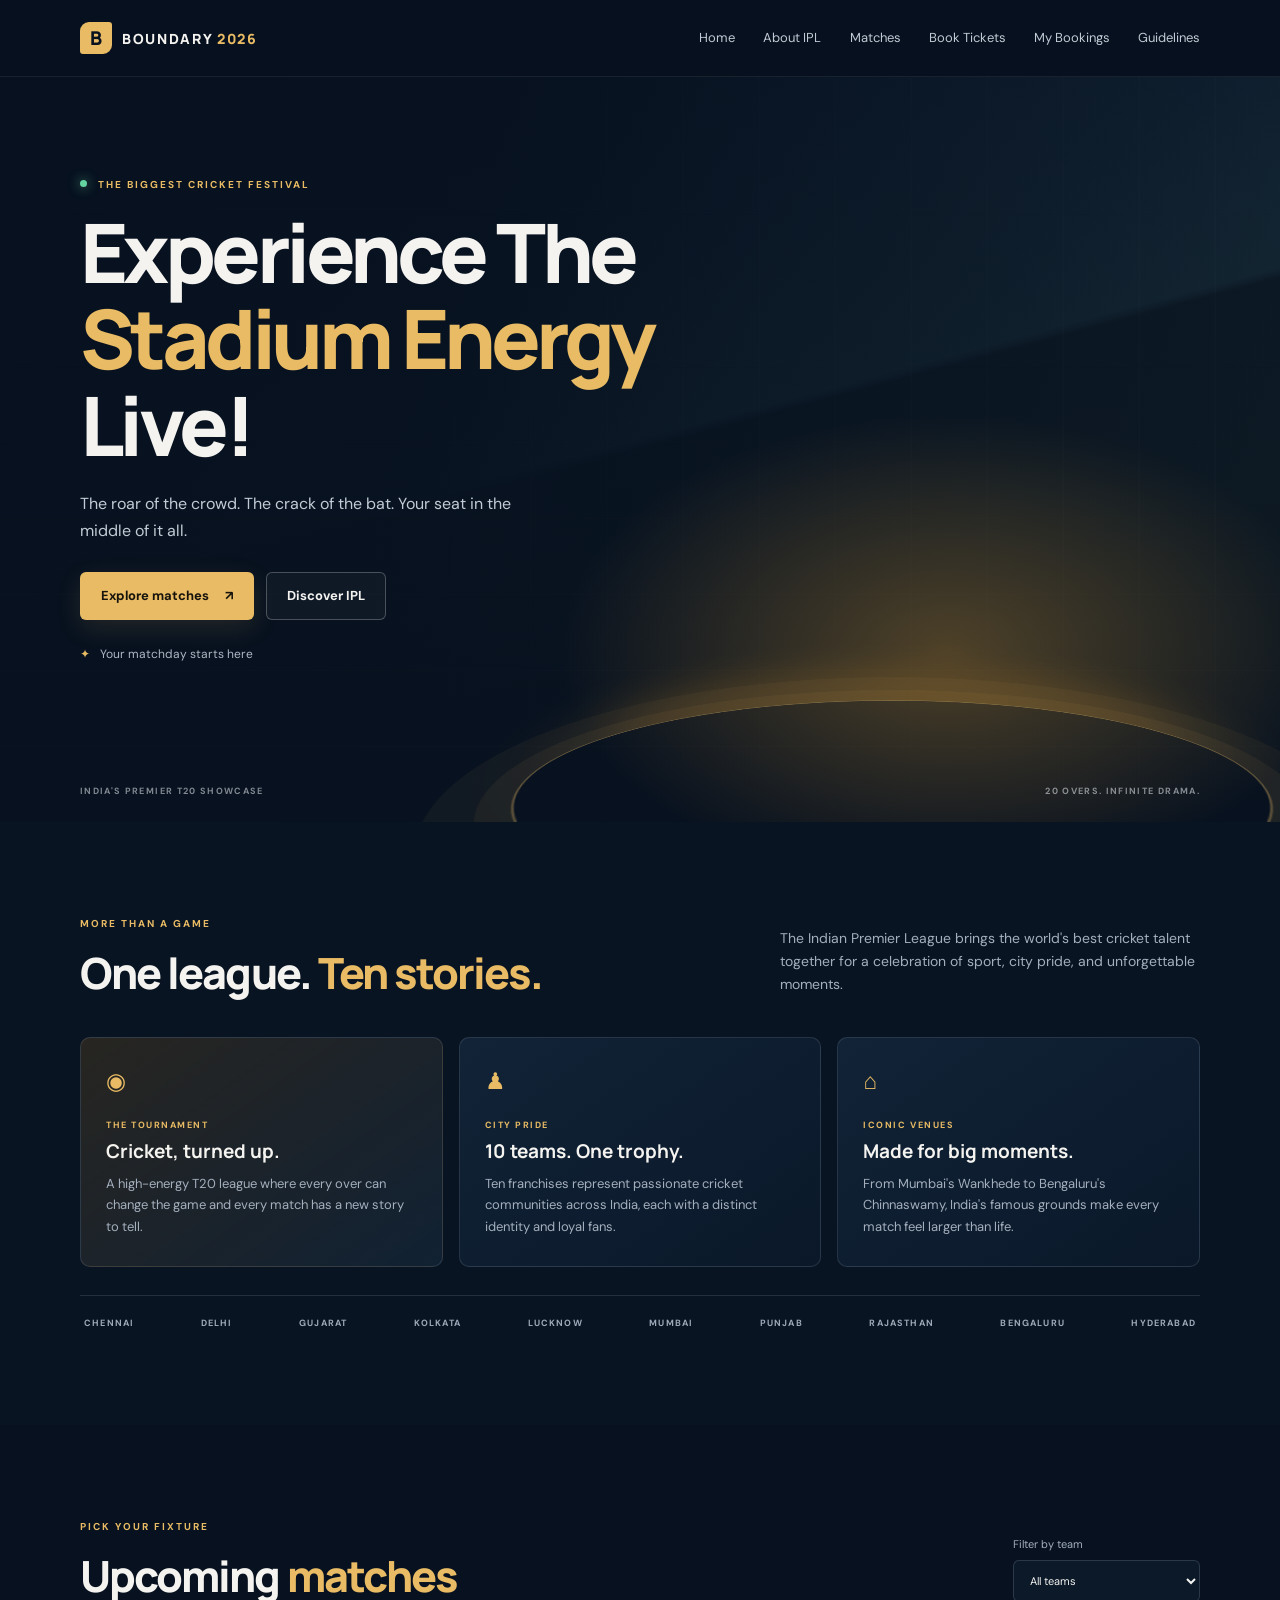
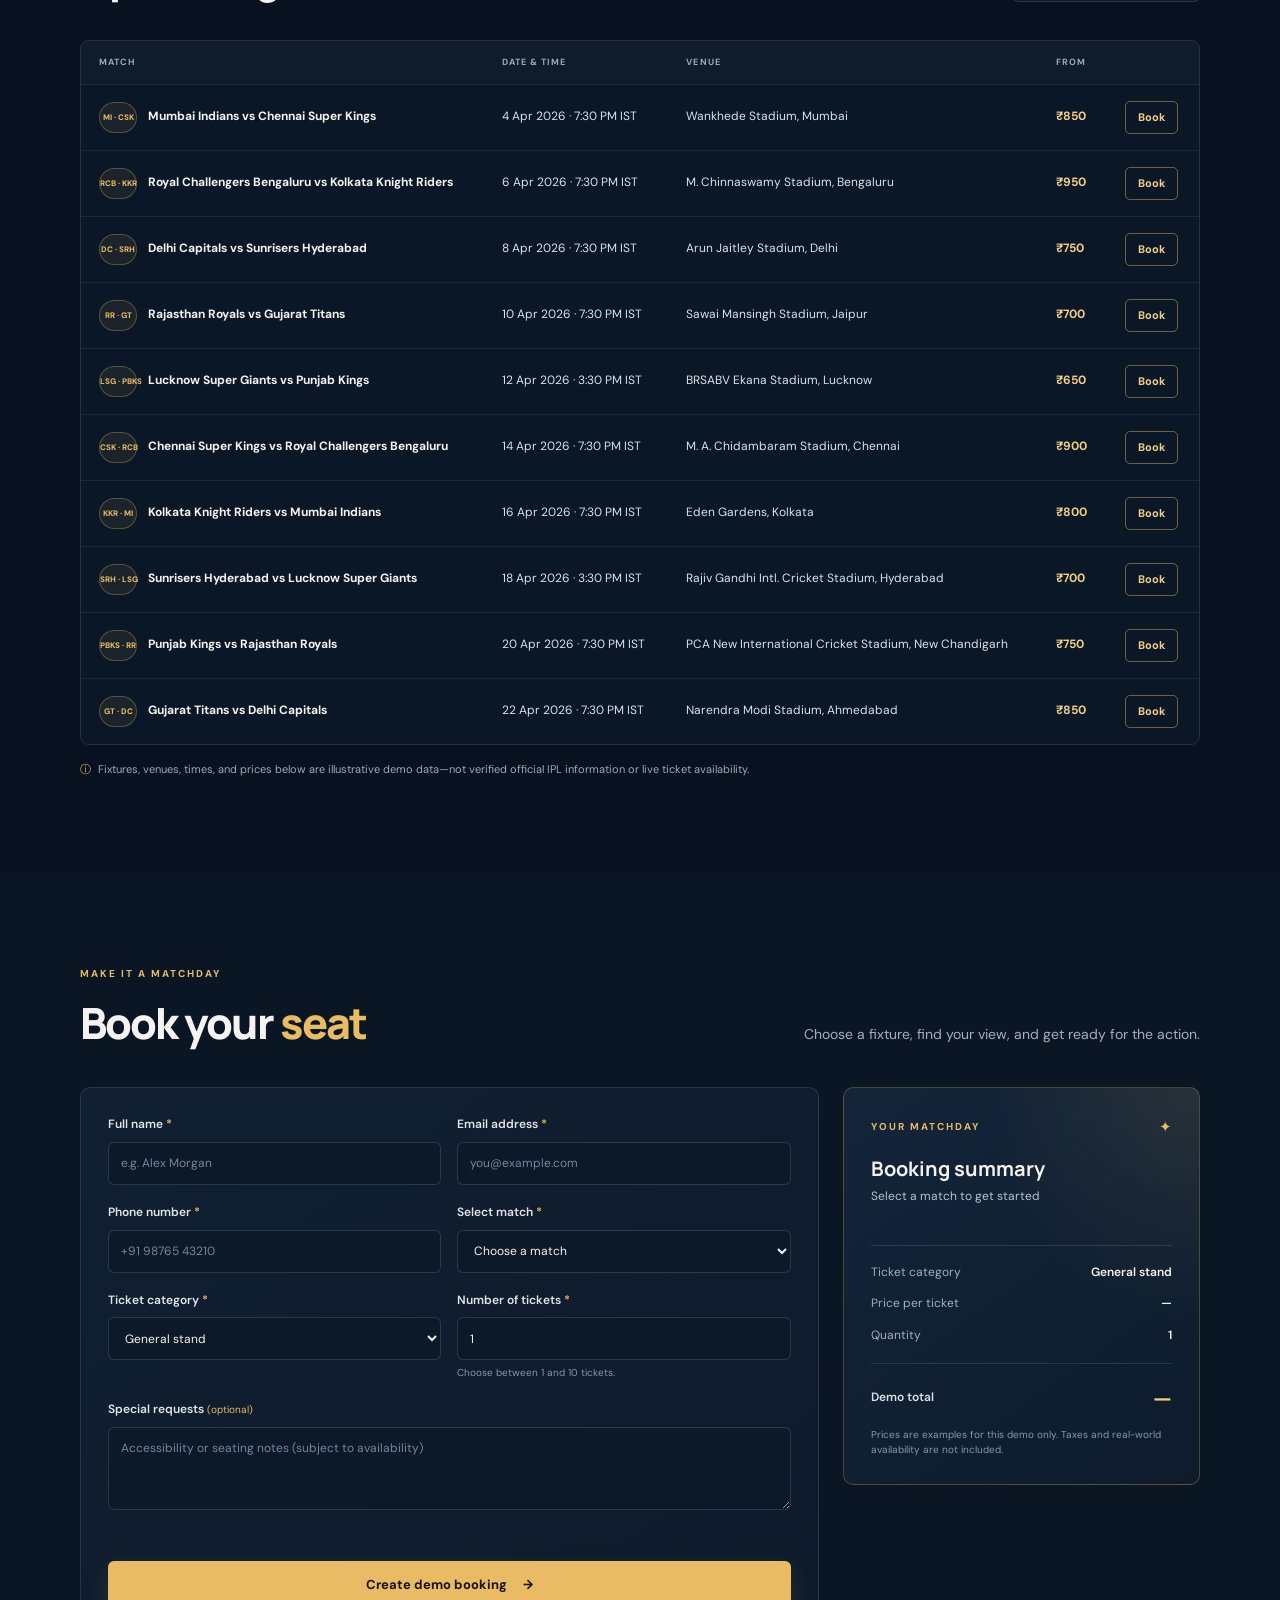
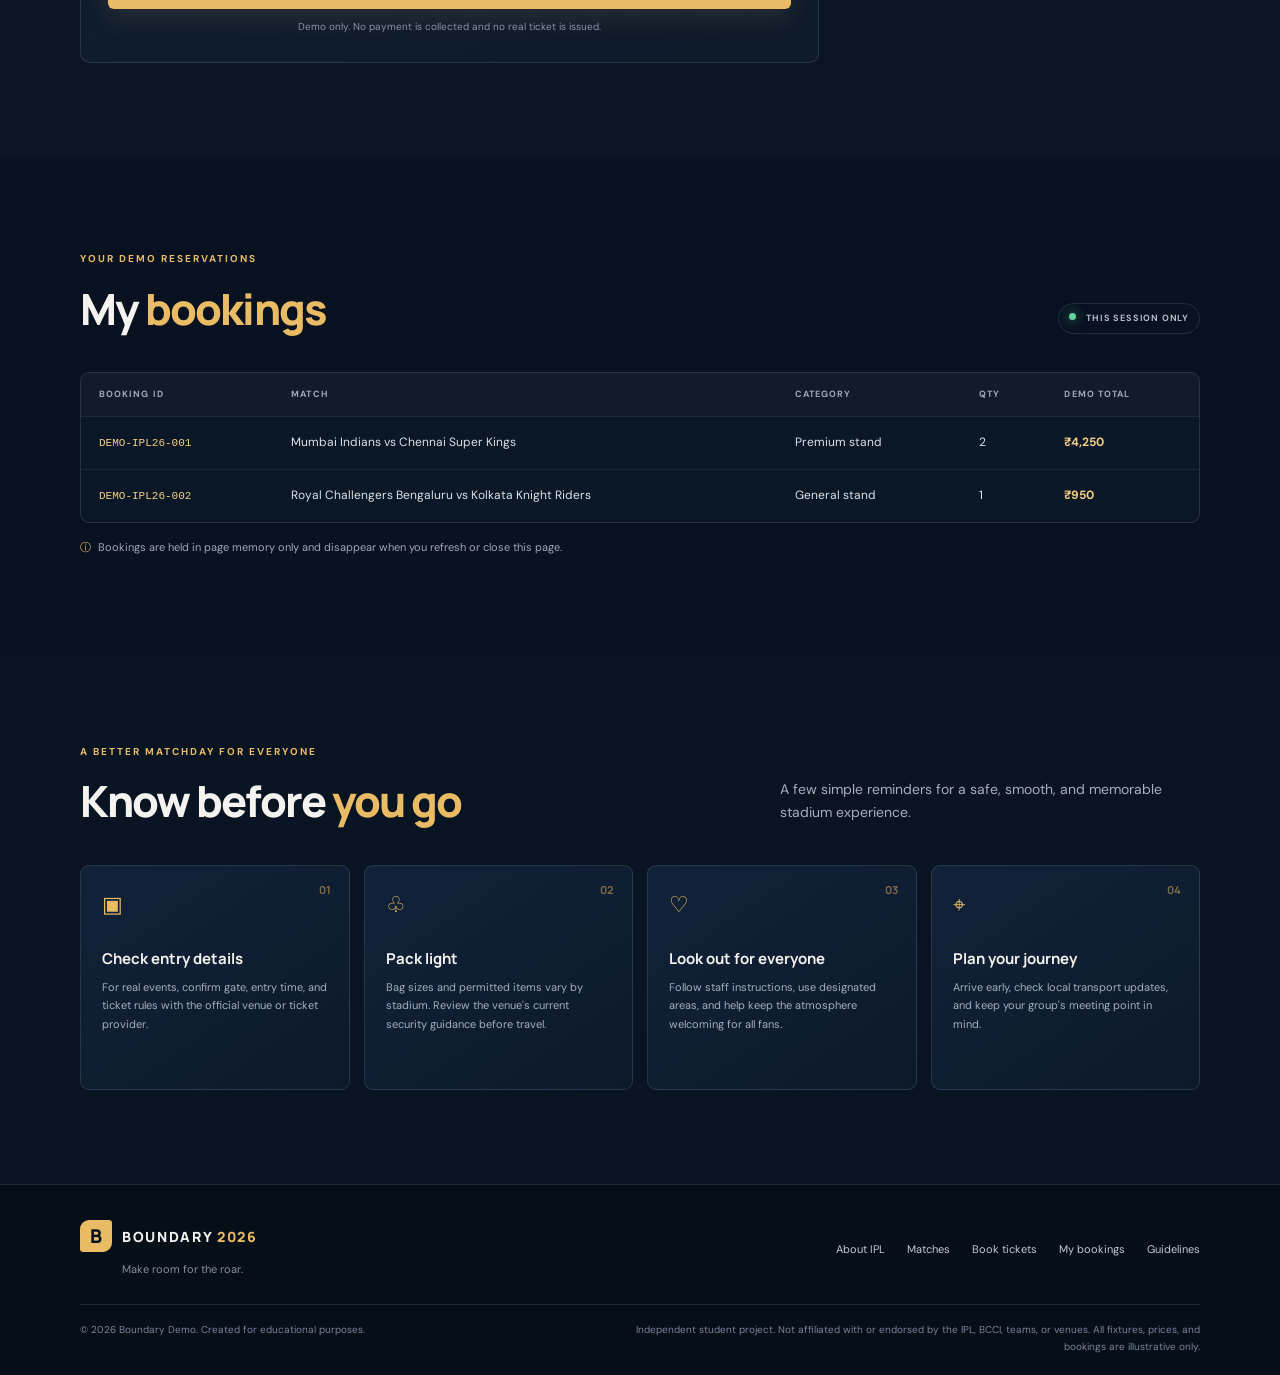
<file: index.html>
<!DOCTYPE html>
<html lang="en">
<head>
  <meta charset="UTF-8">
  <meta name="viewport" content="width=device-width, initial-scale=1.0">
  <meta name="theme-color" content="#07111f">
  <meta name="description" content="Explore sample IPL 2026 matches and create a demo ticket booking.">
  <title>IPL 2026 | Matchday, Made Legendary</title>
  <link rel="stylesheet" href="css/style.css">
  <script src="js/app.js" defer></script>
</head>
<body>
  <a class="skip-link" href="#main-content">Skip to content</a>
  <header class="site-header">
    <nav class="navbar container" aria-label="Main navigation">
      <a class="brand" href="#home" aria-label="Boundary home"><span class="brand-mark" aria-hidden="true">B</span><span>BOUNDARY<span class="brand-year"> 2026</span></span></a>
      <button class="menu-toggle" id="menuToggle" type="button" aria-expanded="false" aria-controls="primaryNav" aria-label="Toggle navigation"><span></span><span></span><span></span></button>
      <div class="nav-links" id="primaryNav">
        <a href="#home">Home</a><a href="#about">About IPL</a><a href="#matches">Matches</a><a href="#booking">Book Tickets</a><a href="#my-bookings">My Bookings</a><a href="#guidelines">Guidelines</a>
      </div>
    </nav>
  </header>

  <main id="main-content">
    <section class="hero" id="home" aria-labelledby="hero-title">
      <div class="hero-content container">
        <p class="eyebrow"><span class="live-dot"></span> THE BIGGEST CRICKET FESTIVAL</p>
        <h1 id="hero-title">Experience The<br><span>Stadium Energy</span> Live!</h1>
        <p class="hero-copy">The roar of the crowd. The crack of the bat. Your seat in the middle of it all.</p>
        <div class="hero-actions"><a class="button button-gold" href="#matches">Explore matches <span aria-hidden="true">↗</span></a><a class="button button-ghost" href="#about">Discover IPL</a></div>
        <p class="hero-note"><span aria-hidden="true">✦</span> Your matchday starts here</p>
      </div>
      <div class="hero-bottom container" aria-hidden="true"><span>INDIA'S PREMIER T20 SHOWCASE</span><span>20 OVERS. INFINITE DRAMA.</span></div>
    </section>

    <section class="section about-section" id="about">
      <div class="container">
        <div class="section-heading"><div><p class="eyebrow">MORE THAN A GAME</p><h2>One league. <span>Ten stories.</span></h2></div><p class="section-intro">The Indian Premier League brings the world's best cricket talent together for a celebration of sport, city pride, and unforgettable moments.</p></div>
        <div class="about-grid">
          <article class="about-card about-feature"><span class="card-icon" aria-hidden="true">◉</span><p class="card-kicker">THE TOURNAMENT</p><h3>Cricket, turned up.</h3><p>A high-energy T20 league where every over can change the game and every match has a new story to tell.</p></article>
          <article class="about-card"><span class="card-icon" aria-hidden="true">♟</span><p class="card-kicker">CITY PRIDE</p><h3>10 teams. One trophy.</h3><p>Ten franchises represent passionate cricket communities across India, each with a distinct identity and loyal fans.</p></article>
          <article class="about-card"><span class="card-icon" aria-hidden="true">⌂</span><p class="card-kicker">ICONIC VENUES</p><h3>Made for big moments.</h3><p>From Mumbai's Wankhede to Bengaluru's Chinnaswamy, India's famous grounds make every match feel larger than life.</p></article>
        </div>
        <div class="team-strip" aria-label="IPL teams"><span>CHENNAI</span><span>DELHI</span><span>GUJARAT</span><span>KOLKATA</span><span>LUCKNOW</span><span>MUMBAI</span><span>PUNJAB</span><span>RAJASTHAN</span><span>BENGALURU</span><span>HYDERABAD</span></div>
      </div>
    </section>

    <section class="section matches-section" id="matches">
      <div class="container">
        <div class="section-heading matches-heading"><div><p class="eyebrow">PICK YOUR FIXTURE</p><h2>Upcoming <span>matches</span></h2></div><label class="filter-label" for="teamFilter">Filter by team<select id="teamFilter"><option value="all">All teams</option></select></label></div>
        <div class="table-wrap">
          <table class="data-table"><caption class="sr-only">Sample upcoming IPL matches and starting ticket prices</caption><thead><tr><th scope="col">Match</th><th scope="col">Date &amp; time</th><th scope="col">Venue</th><th scope="col">From</th><th scope="col"><span class="sr-only">Booking action</span></th></tr></thead><tbody id="matchesTableBody"></tbody></table>
          <p class="table-empty" id="matchesEmpty" hidden>No sample matches found for this team.</p>
        </div>
        <p class="disclaimer-inline"><span aria-hidden="true">ⓘ</span> Fixtures, venues, times, and prices below are illustrative demo data—not verified official IPL information or live ticket availability.</p>
      </div>
    </section>

    <section class="section booking-section" id="booking">
      <div class="container">
        <div class="section-heading"><div><p class="eyebrow">MAKE IT A MATCHDAY</p><h2>Book your <span>seat</span></h2></div><p class="section-intro">Choose a fixture, find your view, and get ready for the action.</p></div>
        <div class="booking-layout">
          <form id="bookingForm" class="booking-form" novalidate>
            <div class="form-grid">
              <div class="form-field"><label for="customerName">Full name <span aria-hidden="true">*</span></label><input id="customerName" name="customerName" type="text" autocomplete="name" maxlength="80" placeholder="e.g. Alex Morgan" required></div>
              <div class="form-field"><label for="customerEmail">Email address <span aria-hidden="true">*</span></label><input id="customerEmail" name="customerEmail" type="email" autocomplete="email" maxlength="120" placeholder="you@example.com" required></div>
              <div class="form-field"><label for="customerPhone">Phone number <span aria-hidden="true">*</span></label><input id="customerPhone" name="customerPhone" type="tel" autocomplete="tel" inputmode="tel" maxlength="20" pattern="[0-9+ .\-]{7,20}" placeholder="+91 98765 43210" required></div>
              <div class="form-field"><label for="matchSelect">Select match <span aria-hidden="true">*</span></label><select id="matchSelect" name="matchSelect" required><option value="">Choose a match</option></select></div>
              <div class="form-field"><label for="ticketCategory">Ticket category <span aria-hidden="true">*</span></label><select id="ticketCategory" name="ticketCategory" required><option value="general">General stand</option><option value="premium">Premium stand</option><option value="vip">VIP lounge</option></select></div>
              <div class="form-field"><label for="ticketQuantity">Number of tickets <span aria-hidden="true">*</span></label><input id="ticketQuantity" name="ticketQuantity" type="number" min="1" max="10" step="1" value="1" inputmode="numeric" required><small>Choose between 1 and 10 tickets.</small></div>
              <div class="form-field form-field-wide"><label for="specialRequests">Special requests <span class="optional">(optional)</span></label><textarea id="specialRequests" name="specialRequests" rows="3" maxlength="300" placeholder="Accessibility or seating notes (subject to availability)"></textarea></div>
            </div>
            <p class="form-message" id="formMessage" role="status" aria-live="polite"></p>
            <button class="button button-gold submit-button" type="submit">Create demo booking <span aria-hidden="true">→</span></button>
            <p class="form-footnote">Demo only. No payment is collected and no real ticket is issued.</p>
          </form>
          <aside class="summary-card" aria-labelledby="summary-title">
            <div class="summary-top"><p class="eyebrow">YOUR MATCHDAY</p><span class="summary-star" aria-hidden="true">✦</span></div>
            <h3 id="summary-title">Booking summary</h3><p class="summary-match" id="summaryMatch">Select a match to get started</p><div class="summary-divider"></div>
            <div class="summary-row"><span>Ticket category</span><strong id="summaryCategory">General stand</strong></div><div class="summary-row"><span>Price per ticket</span><strong id="summaryPrice">—</strong></div><div class="summary-row"><span>Quantity</span><strong id="summaryQuantity">1</strong></div><div class="summary-divider"></div>
            <div class="summary-total"><span>Demo total</span><strong id="summaryTotal">—</strong></div><p class="summary-note">Prices are examples for this demo only. Taxes and real-world availability are not included.</p>
          </aside>
        </div>
      </div>
    </section>

    <section class="section bookings-section" id="my-bookings">
      <div class="container">
        <div class="section-heading"><div><p class="eyebrow">YOUR DEMO RESERVATIONS</p><h2>My <span>bookings</span></h2></div><span class="demo-badge"><span class="live-dot"></span> THIS SESSION ONLY</span></div>
        <div class="table-wrap"><table class="data-table bookings-table"><caption class="sr-only">Demo bookings created during this page session</caption><thead><tr><th scope="col">Booking ID</th><th scope="col">Match</th><th scope="col">Category</th><th scope="col">Qty</th><th scope="col">Demo total</th></tr></thead><tbody id="bookingsTableBody"></tbody></table><p class="table-empty" id="bookingsEmpty" hidden>No bookings yet. Choose a match and create a demo booking above.</p></div>
        <p class="disclaimer-inline"><span aria-hidden="true">ⓘ</span> Bookings are held in page memory only and disappear when you refresh or close this page.</p>
      </div>
    </section>

    <section class="section guidelines-section" id="guidelines">
      <div class="container">
        <div class="section-heading"><div><p class="eyebrow">A BETTER MATCHDAY FOR EVERYONE</p><h2>Know before <span>you go</span></h2></div><p class="section-intro">A few simple reminders for a safe, smooth, and memorable stadium experience.</p></div>
        <div class="guidelines-grid">
          <article class="guideline-card"><span class="guideline-number">01</span><span class="guideline-icon" aria-hidden="true">▣</span><h3>Check entry details</h3><p>For real events, confirm gate, entry time, and ticket rules with the official venue or ticket provider.</p></article>
          <article class="guideline-card"><span class="guideline-number">02</span><span class="guideline-icon" aria-hidden="true">♧</span><h3>Pack light</h3><p>Bag sizes and permitted items vary by stadium. Review the venue's current security guidance before travel.</p></article>
          <article class="guideline-card"><span class="guideline-number">03</span><span class="guideline-icon" aria-hidden="true">♡</span><h3>Look out for everyone</h3><p>Follow staff instructions, use designated areas, and help keep the atmosphere welcoming for all fans.</p></article>
          <article class="guideline-card"><span class="guideline-number">04</span><span class="guideline-icon" aria-hidden="true">⌖</span><h3>Plan your journey</h3><p>Arrive early, check local transport updates, and keep your group's meeting point in mind.</p></article>
        </div>
      </div>
    </section>
  </main>
  <footer class="site-footer">
    <div class="container footer-main"><div><a class="brand footer-brand" href="#home"><span class="brand-mark" aria-hidden="true">B</span><span>BOUNDARY<span class="brand-year"> 2026</span></span></a><p class="footer-tagline">Make room for the roar.</p></div><div class="footer-links" aria-label="Footer navigation"><a href="#about">About IPL</a><a href="#matches">Matches</a><a href="#booking">Book tickets</a><a href="#my-bookings">My bookings</a><a href="#guidelines">Guidelines</a></div></div>
    <div class="container footer-bottom"><p>© 2026 Boundary Demo. Created for educational purposes.</p><p>Independent student project. Not affiliated with or endorsed by the IPL, BCCI, teams, or venues. All fixtures, prices, and bookings are illustrative only.</p></div>
  </footer>
</body>
</html>
</file>
<file: css/style.css>
@import url('https://fonts.googleapis.com/css2?family=DM+Sans:wght@400;500;600;700&family=Manrope:wght@400;500;600;700;800&display=swap');

:root{color-scheme:dark;--navy:#07111f;--panel:#101f32;--gold:#e8bb64;--gold-bright:#f3cf83;--text:#f4f3ef;--muted:#a4afbd;--line:rgba(226,236,248,.12);--green:#64d4a0;--body:'DM Sans','Segoe UI',sans-serif;--display:'Manrope','Segoe UI',sans-serif}
*{box-sizing:border-box}
html{scroll-behavior:smooth;scroll-padding-top:84px}
body{margin:0;background:var(--navy);color:var(--text);font:15px/1.65 var(--body)}
button,input,select,textarea{font:inherit}
a{color:inherit;text-decoration:none}
button,select{cursor:pointer}
.container{width:min(1120px,calc(100% - 48px));margin-inline:auto}
.sr-only{position:absolute;width:1px;height:1px;padding:0;margin:-1px;overflow:hidden;clip:rect(0,0,0,0);white-space:nowrap;border:0}
.skip-link{position:fixed;z-index:20;top:10px;left:10px;padding:10px 14px;transform:translateY(-160%);background:var(--gold);color:var(--navy);border-radius:6px}
.skip-link:focus{transform:translateY(0)}
.site-header{position:sticky;z-index:10;top:0;border-bottom:1px solid rgba(255,255,255,.07);background:rgba(7,17,31,.91);backdrop-filter:blur(16px)}
.navbar{min-height:76px;display:flex;justify-content:space-between;align-items:center;gap:30px}
.brand{display:inline-flex;align-items:center;gap:10px;font:800 14px var(--display);letter-spacing:.12em;white-space:nowrap}
.brand-mark{width:32px;height:32px;display:grid;place-items:center;color:var(--navy);background:var(--gold);border-radius:9px 3px;font-size:19px;letter-spacing:0}
.brand-year{color:var(--gold)}
.nav-links{display:flex;align-items:center;gap:clamp(16px,2.2vw,29px)}
.nav-links a,.footer-links a{color:#c1c9d4;font-size:13px;transition:color .2s}
.nav-links a:hover,.nav-links a:focus-visible,.footer-links a:hover{color:var(--gold-bright)}
.menu-toggle{display:none}
.hero{position:relative;isolation:isolate;overflow:hidden;min-height:620px;display:flex;align-items:center;background:radial-gradient(ellipse at 74% 77%,rgba(201,145,54,.36),transparent 29%),linear-gradient(110deg,#07111f 5%,rgba(7,17,31,.96) 34%,rgba(7,17,31,.59) 70%,rgba(7,17,31,.25)),linear-gradient(180deg,rgba(7,17,31,.08) 57%,#07111f 100%),repeating-linear-gradient(90deg,transparent 0 74px,rgba(255,255,255,.025) 75px 76px),linear-gradient(165deg,#10243a 10%,#1d3440 49%,#101e28 50%,#131e21 100%)}
.hero:before{content:"";position:absolute;z-index:-1;width:720px;height:290px;right:2%;bottom:-100px;border:2px solid rgba(232,187,100,.37);border-radius:50%;transform:perspective(350px) rotateX(48deg);box-shadow:0 0 0 27px rgba(232,187,100,.055),0 0 0 65px rgba(232,187,100,.045),0 -95px 100px rgba(195,133,39,.2)}
.hero:after{content:"";position:absolute;z-index:-1;inset:0;opacity:.35;background:repeating-linear-gradient(0deg,transparent 0 74px,rgba(235,211,162,.055) 75px 76px);mask-image:linear-gradient(transparent,#000)}
.hero-content{padding-block:100px 145px;animation:rise-in .7s ease both}
.eyebrow{margin:0 0 15px;color:var(--gold);font-size:10px;font-weight:700;letter-spacing:.2em}
.live-dot{display:inline-block;width:7px;height:7px;margin-right:7px;border-radius:50%;vertical-align:1px;background:var(--green);box-shadow:0 0 12px rgba(100,212,160,.8)}
.hero h1{max-width:720px;margin:0;font:800 clamp(44px,7vw,82px)/1.06 var(--display);letter-spacing:-.055em}
.hero h1 span,.section-heading h2 span{color:var(--gold)}
.hero-copy{max-width:480px;margin:22px 0 28px;color:#c2cbd5;font-size:16px}
.hero-actions{display:flex;flex-wrap:wrap;gap:12px}
.button{min-height:48px;display:inline-flex;justify-content:center;align-items:center;gap:16px;padding:0 20px;border:1px solid transparent;border-radius:6px;font-size:13px;font-weight:700;transition:transform .2s,background .2s,border-color .2s,box-shadow .2s}
.button:hover{transform:translateY(-2px)}
.button-gold{color:#16130d;background:var(--gold);box-shadow:0 8px 26px rgba(232,187,100,.13)}
.button-gold:hover{background:var(--gold-bright);box-shadow:0 10px 30px rgba(232,187,100,.22)}
.button-ghost{border-color:rgba(255,255,255,.24);background:rgba(255,255,255,.035)}
.button-ghost:hover{border-color:var(--gold)}
.hero-note{margin-top:25px;color:#aeb8c4;font-size:12px}
.hero-note span{padding-right:7px;color:var(--gold)}
.hero-bottom{position:absolute;right:0;bottom:23px;left:0;display:flex;justify-content:space-between;color:rgba(230,235,240,.55);font-size:9px;font-weight:700;letter-spacing:.15em}
.section{padding:94px 0}
.about-section,.guidelines-section{background:#091422}
.section-heading{display:flex;justify-content:space-between;align-items:end;gap:36px;margin-bottom:38px}
.section-heading h2{margin:0;font:800 clamp(30px,4vw,43px)/1.2 var(--display);letter-spacing:-.045em}
.section-intro{max-width:420px;margin:0 0 3px;color:var(--muted);font-size:14px}
.about-grid{display:grid;grid-template-columns:repeat(3,1fr);gap:16px}
.about-card{min-height:230px;padding:25px;border:1px solid var(--line);border-radius:10px;background:linear-gradient(145deg,rgba(19,37,58,.92),rgba(11,25,42,.92));transition:transform .25s,border-color .25s}
.about-card:hover,.guideline-card:hover{transform:translateY(-4px);border-color:rgba(232,187,100,.4)}
.about-feature{background:linear-gradient(145deg,rgba(111,78,32,.3),rgba(17,34,52,.96))}
.card-icon{color:var(--gold);font-size:23px}
.card-kicker{margin:17px 0 5px;color:var(--gold);font-size:9px;font-weight:700;letter-spacing:.17em}
.about-card h3,.guideline-card h3{margin:0 0 9px;font:700 19px var(--display)}
.about-card>p:last-child,.guideline-card p{margin:0;color:var(--muted);font-size:13px}
.team-strip{display:flex;flex-wrap:wrap;justify-content:space-between;gap:12px 20px;margin-top:28px;padding:20px 4px 0;border-top:1px solid var(--line)}
.team-strip span{color:#9daaba;font-size:9px;font-weight:700;letter-spacing:.13em}
.matches-section,.bookings-section{background:var(--navy)}
.matches-heading{align-items:end}
.filter-label{display:grid;gap:7px;min-width:180px;color:var(--muted);font-size:11px}
.filter-label select,.form-field input,.form-field select,.form-field textarea{width:100%;outline:none;border:1px solid rgba(226,236,248,.15);border-radius:6px;background:#0b1929;color:var(--text);transition:border-color .2s,box-shadow .2s}
.filter-label select{min-height:42px;padding:0 12px}
select option{background:#0c192a;color:var(--text)}
.filter-label select:focus,.form-field input:focus,.form-field select:focus,.form-field textarea:focus{border-color:var(--gold);box-shadow:0 0 0 3px rgba(232,187,100,.1)}
.table-wrap{overflow-x:auto;border:1px solid var(--line);border-radius:9px;background:rgba(13,27,44,.68)}
.data-table{width:100%;border-collapse:collapse;text-align:left}
.data-table th{padding:14px 18px;background:rgba(255,255,255,.025);color:#9caaba;font-size:9px;font-weight:700;letter-spacing:.12em;text-transform:uppercase;white-space:nowrap}
.data-table td{padding:16px 18px;border-top:1px solid rgba(226,236,248,.08);color:#dce1e8;font-size:12px;white-space:nowrap}
.data-table tbody tr{transition:background .2s}
.data-table tbody tr:hover{background:rgba(255,255,255,.025)}
.match-cell{display:flex;align-items:center;gap:11px}
.team-badge{width:38px;height:31px;display:grid;place-items:center;border:1px solid rgba(232,187,100,.3);border-radius:20px;color:var(--gold);background:rgba(232,187,100,.08);font-size:8px;font-weight:800}
.match-names{font-weight:700;color:var(--text)}
.match-venue{color:#b1bdc9}
.price-cell{color:var(--gold-bright)!important;font-weight:700}
.table-book-button{min-height:33px;padding:0 12px;border:1px solid rgba(232,187,100,.45);border-radius:5px;color:var(--gold-bright);background:transparent;font-size:11px;font-weight:700;transition:background .2s,color .2s}
.table-book-button:hover{color:var(--navy);background:var(--gold)}
.table-empty{margin:0;padding:24px;color:var(--muted);text-align:center;font-size:13px}
.disclaimer-inline{margin:15px 0 0;color:#9caaba;font-size:11px}
.disclaimer-inline span{padding-right:4px;color:var(--gold)}
.booking-section{background:#0a1624}
.booking-layout{display:grid;grid-template-columns:minmax(0,1.55fr) minmax(280px,.75fr);align-items:start;gap:24px}
.booking-form,.summary-card{padding:27px;border:1px solid var(--line);border-radius:10px;background:linear-gradient(145deg,#101f32,#0d1a2a)}
.form-grid{display:grid;grid-template-columns:repeat(2,1fr);gap:18px 16px}
.form-field{min-width:0}
.form-field-wide{grid-column:1/-1}
.form-field label{display:block;margin-bottom:7px;color:#e2e6eb;font-size:12px;font-weight:600}
.form-field label>span:first-child{color:var(--gold)}
.form-field .optional,.form-field small{color:#8998a9;font-size:10px;font-weight:400}
.form-field input,.form-field select{height:43px;padding:0 12px;font-size:12px}
.form-field textarea{min-height:83px;padding:11px 12px;resize:vertical;font-size:12px}
.form-field input::placeholder,.form-field textarea::placeholder{color:#778698}
.form-field small{display:block;margin-top:5px}
.form-message{min-height:21px;margin:14px 0 8px;color:#ff9a93;font-size:12px}
.form-message.success{color:var(--green)}
.submit-button{width:100%}
.form-footnote{margin:10px 0 0;color:#8794a4;text-align:center;font-size:10px}
.summary-card{position:sticky;top:98px;border-color:rgba(232,187,100,.25);background:radial-gradient(ellipse at 100% 0,rgba(232,187,100,.1),transparent 42%),linear-gradient(145deg,#14253a,#0d1b2b)}
.summary-top{display:flex;align-items:center;justify-content:space-between}
.summary-top .eyebrow{margin:0}
.summary-star{color:var(--gold)}
.summary-card h3{margin:15px 0 5px;font:700 20px var(--display)}
.summary-match{min-height:41px;margin:0;color:#b8c2ce;font-size:12px}
.summary-divider{height:1px;margin:17px 0;background:var(--line)}
.summary-row,.summary-total{display:flex;justify-content:space-between;gap:12px;margin:12px 0;font-size:12px}
.summary-row span{color:var(--muted)}
.summary-row strong{text-align:right;font-weight:600}
.summary-total{align-items:center;margin:0}
.summary-total span{color:#dce1e8;font-weight:600}
.summary-total strong{color:var(--gold-bright);font:700 24px var(--display)}
.summary-note{margin:13px 0 0;color:#8998a9;font-size:10px;line-height:1.5}
.demo-badge{padding:7px 10px;border:1px solid var(--line);border-radius:20px;color:#b3bfca;font-size:9px;font-weight:700;letter-spacing:.09em;white-space:nowrap}
.booking-id{color:var(--gold-bright)!important;font:11px monospace!important}
.guidelines-grid{display:grid;grid-template-columns:repeat(4,1fr);gap:14px}
.guideline-card{position:relative;min-height:225px;padding:21px;border:1px solid var(--line);border-radius:9px;background:linear-gradient(145deg,#112239,#0c1929);transition:transform .25s,border-color .25s}
.guideline-number{position:absolute;top:16px;right:18px;color:rgba(232,187,100,.5);font:700 11px var(--display)}
.guideline-icon{display:block;margin-bottom:25px;color:var(--gold);font-size:22px}
.guideline-card h3{font-size:15px}
.guideline-card p{font-size:11px}
.site-footer{padding:35px 0 20px;border-top:1px solid var(--line);background:#060e18}
.footer-main{display:flex;justify-content:space-between;align-items:center;gap:24px;padding-bottom:26px}
.footer-tagline{margin:8px 0 0 42px;color:#8290a1;font-size:11px}
.footer-links{display:flex;flex-wrap:wrap;justify-content:end;gap:12px 22px}
.footer-links a{font-size:11px}
.footer-bottom{display:flex;justify-content:space-between;gap:24px;padding-top:17px;border-top:1px solid var(--line)}
.footer-bottom p{max-width:580px;margin:0;color:#778698;font-size:10px}
.footer-bottom p:last-child{text-align:right}
@keyframes rise-in{from{opacity:0;transform:translateY(13px)}to{opacity:1;transform:translateY(0)}}
@media(prefers-reduced-motion:reduce){*,*::before,*::after{scroll-behavior:auto!important;animation-duration:.01ms!important;animation-iteration-count:1!important;transition-duration:.01ms!important}}
@media(max-width:900px){.nav-links{gap:13px}.nav-links a{font-size:11px}.booking-layout{grid-template-columns:minmax(0,1.3fr) minmax(260px,.8fr);gap:15px}.booking-form,.summary-card{padding:21px}.guidelines-grid{grid-template-columns:repeat(2,1fr)}}
@media(max-width:700px){.container{width:min(100% - 34px,560px)}.navbar{min-height:66px}.menu-toggle{width:40px;height:40px;display:grid;place-content:center;gap:5px;border:1px solid var(--line);border-radius:6px;background:transparent}.menu-toggle span{display:block;width:17px;height:2px;background:var(--text)}.nav-links{position:absolute;top:65px;right:0;left:0;display:none;flex-direction:column;align-items:stretch;gap:0;padding:8px 17px 15px;border-bottom:1px solid var(--line);background:#081321}.nav-links.open{display:flex}.nav-links a{padding:11px 4px;border-bottom:1px solid rgba(255,255,255,.05);font-size:13px}.hero{min-height:560px}.hero-content{padding-block:86px 120px}.hero:before{right:-210px;width:610px}.hero-bottom{font-size:7px}.section{padding:70px 0}.section-heading{display:block;margin-bottom:28px}.section-intro{margin-top:15px}.about-grid{grid-template-columns:1fr}.about-card{min-height:0}.team-strip{justify-content:flex-start}.matches-heading{display:flex;align-items:end;gap:14px}.filter-label{min-width:135px}.data-table th,.data-table td{padding:13px 12px}.booking-layout{grid-template-columns:1fr}.summary-card{position:static;grid-row:1}.footer-main,.footer-bottom{align-items:flex-start;flex-direction:column}.footer-links{justify-content:flex-start}.footer-bottom p:last-child{text-align:left}}
@media(max-width:430px){.container{width:calc(100% - 28px)}.hero h1{font-size:43px}.hero-copy{font-size:14px}.hero-bottom span:last-child{text-align:right}.matches-heading{display:block}.filter-label{margin-top:20px}.form-grid{grid-template-columns:1fr}.form-field-wide{grid-column:auto}.booking-form,.summary-card{padding:19px}.guidelines-grid{grid-template-columns:1fr}}
</file>
